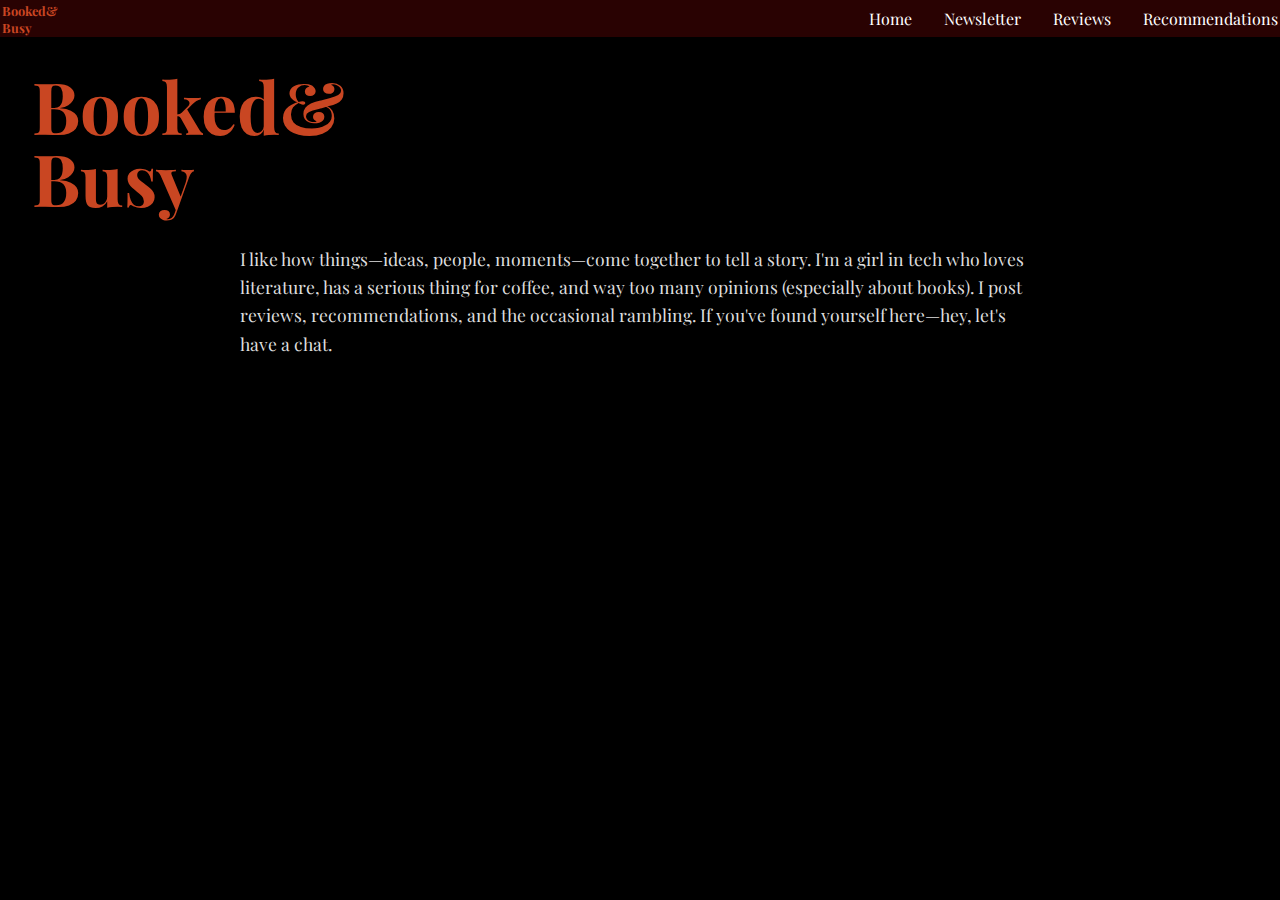
<file: index.html>
<!DOCTYPE html>
<html lang="en">
<head>
  <meta charset="UTF-8" />
  <meta name="viewport" content="width=device-width, initial-scale=1.0" />
  <title>My Book Blog</title>
  <link rel="stylesheet" href="style.css" />
  <link href="https://fonts.googleapis.com/css2?family=Playfair+Display&display=swap" rel="stylesheet">
</head> 
<body>

  <nav class="navbar">
    <div class="logo">Booked&<br>Busy</div>
    <ul class="nav-links">
      <li><a href="#">Home</a></li>
      <li><a href="newsletter.html">Newsletter</a></li>
      <li><a href="reviews.html">Reviews</a></li>
      <li><a href="recommendations.html">Recommendations</a></li>
    </ul>
  </nav>

  <header class="hero">
    <h1>Booked&<br>Busy</h1>
  </header>

  <main>
    <section class="intro-section">
      <p class="intro">
        I like how things—ideas, people, moments—come together to tell a story.
        I'm a girl in tech who loves literature, has a serious thing for coffee,
        and way too many opinions (especially about books). I post reviews,
        recommendations, and the occasional rambling. If you've found yourself here—hey, let's have a chat.
      </p>
    </section>

    <section class="tiles">
      <div class="tile-wrapper">
        <a href="newsletter.html" class="tile newsletter">News Letter</a>
      </div>
      <div class="tile-wrapper">
        <a href="reviews.html" class="tile reviews">Book Reviews</a>
      </div>
      <div class="tile-wrapper">
        <a href="recommendations.html" class="tile recommendations">Recommendations</a>
      </div>
    </section>
  </main>

</body>
</html>
</file>
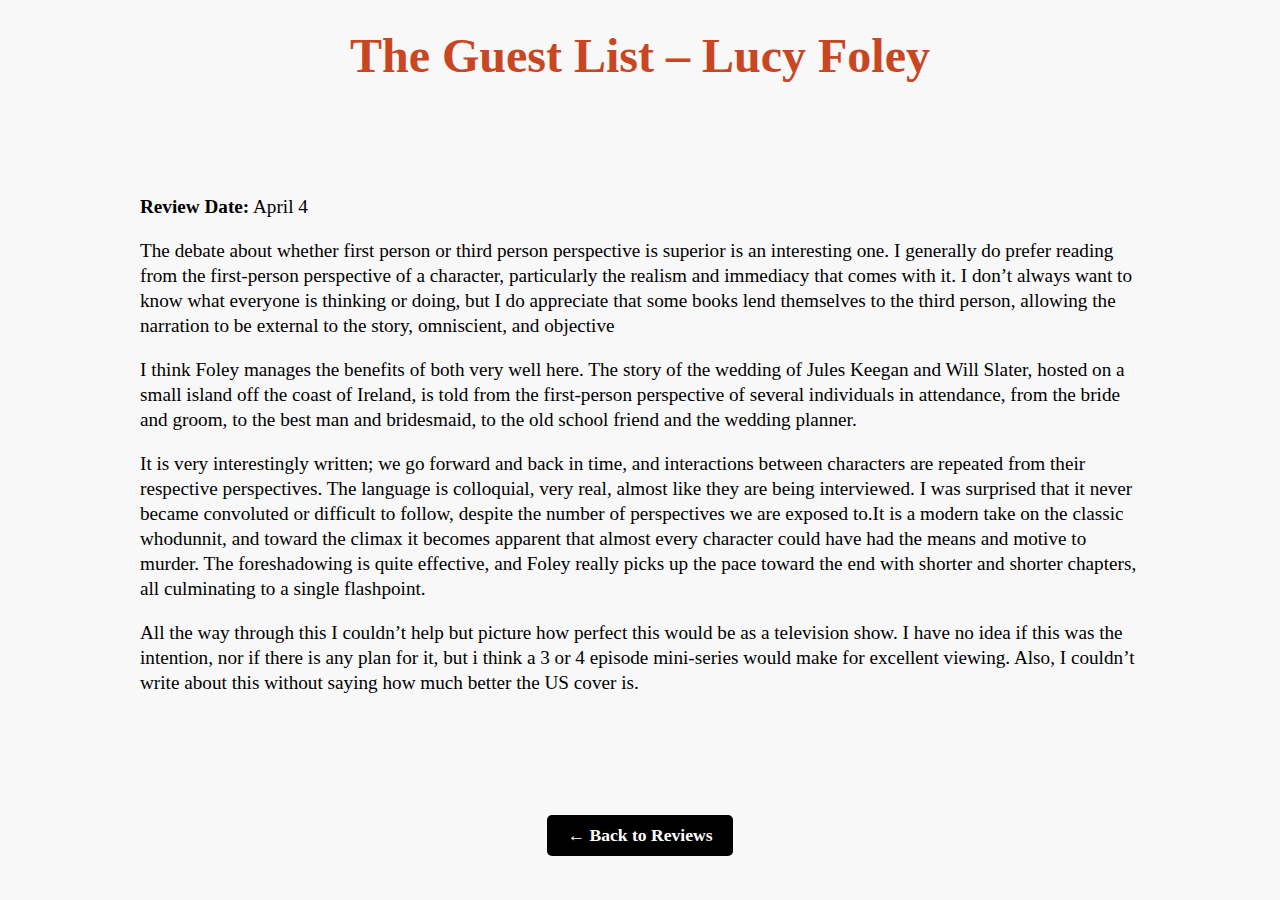
<file: guestlist-review.html>
<!-- guestlist-review.html -->
<!DOCTYPE html>
<html lang="en">
<head>
  <meta charset="UTF-8" />
  <meta name="viewport" content="width=device-width, initial-scale=1.0"/>
  <title>The Guest List Review</title>
  <link rel="stylesheet" href="style.css" />
</head>
<body>
  <body class="guestlist-review-page">

  <div class="page-wrapper">
    <header class="hero">
      <h1 style="text-align: center; font-size: 3rem;">The Guest List – Lucy Foley</h1>

    </header>

    <main class="content" style="padding: 5rem; max-width: 1000px; margin: auto;">
      <p><strong>Review Date:</strong> April 4</p>
      <p>
        The debate about whether first person or third person perspective is superior is an interesting one. I generally do prefer
         reading from the first-person perspective of a character, particularly the realism and immediacy that comes with it. I don’t
          always want to know what everyone is thinking or doing, but I do appreciate that some books lend themselves to the third person, 
          allowing the narration to be external to the story, omniscient, and objective
      </p>
      <p>
        I think Foley manages the benefits of both very well here. The story of the wedding of Jules Keegan and Will Slater, 
        hosted on a small island off the coast of Ireland, is told from the first-person perspective of several individuals in attendance, 
        from the bride and groom, to the best man and bridesmaid, to the old school friend and the wedding planner.
      </p>
      <p>
        It is very interestingly written; we go forward and back in time, and interactions between characters are repeated from their respective perspectives. The language is colloquial, 
        very real, almost like they are being interviewed. I was surprised that it never became convoluted or difficult to follow, despite the number of 
        perspectives we are exposed to.It is a modern take on the classic whodunnit, and toward the climax it becomes apparent that almost every character could have had 
        the means and motive to murder. The foreshadowing is quite effective, and Foley really picks up the pace toward the end with shorter and shorter chapters, all culminating to a single flashpoint.
      </p>
      <p>
        All the way through this I couldn’t help but picture how perfect this would be as a television show. I have no idea if this 
        was the intention, nor if there is any plan for it, but i think a 3 or 4 episode mini-series would make for excellent viewing. 
        Also, I couldn’t write about this without saying how much better the US cover is. 
</p>
    </main>

    <footer class="footer">
      <a class="home-link" href="reviews.html">← Back to Reviews</a>
    </footer>
  </div>
</body>
</html>
</file>
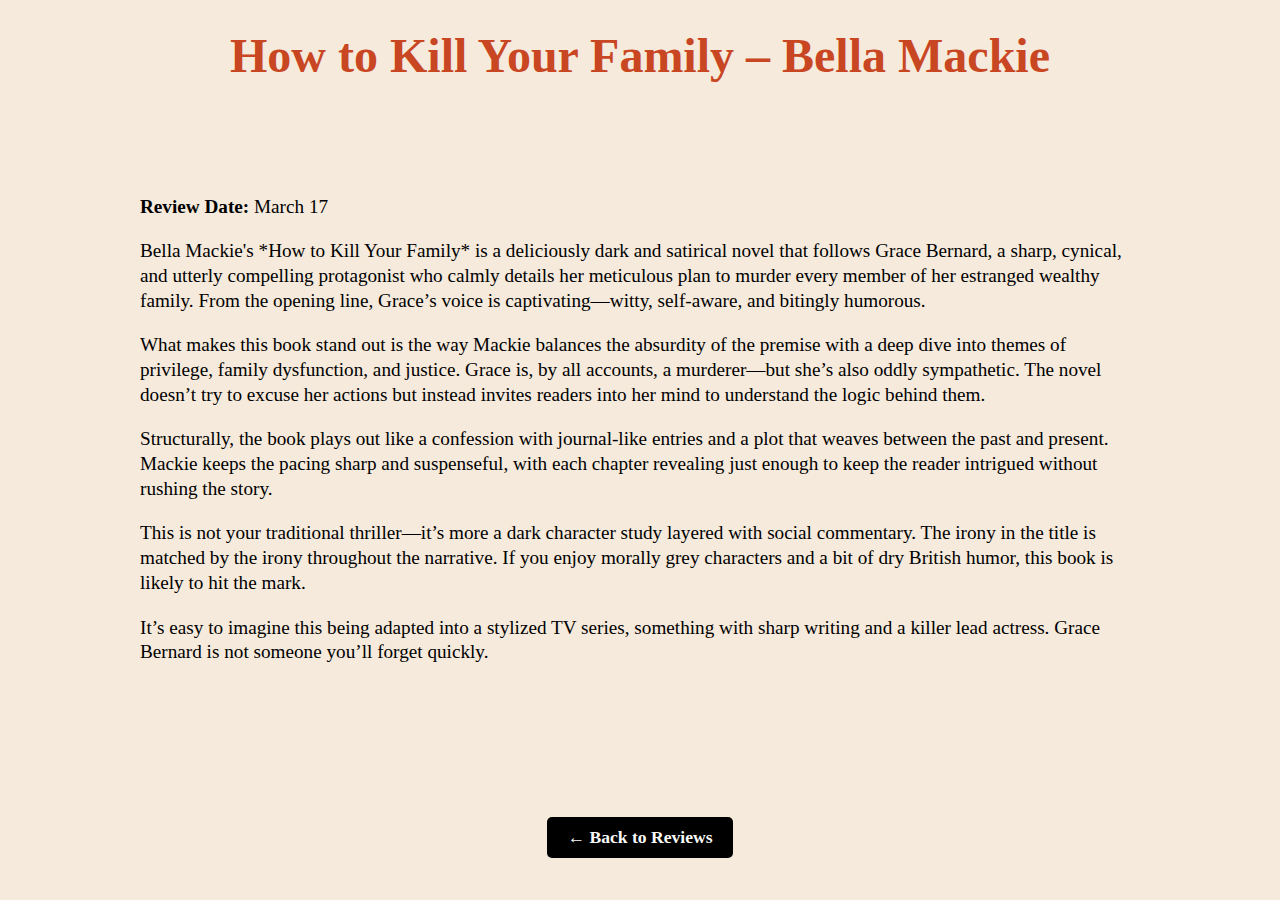
<file: how-to-kill-your-family-review.html>
<!DOCTYPE html>
<html lang="en">
<head>
  <meta charset="UTF-8" />
  <meta name="viewport" content="width=device-width, initial-scale=1.0"/>
  <title>How to Kill Your Family Review</title>
  <link rel="stylesheet" href="style.css" />
  <style>
    body.hkyf-review-page {
      background-color: #f6eadc; /* off-white */
      color: #000000; /* black text */
      font-family: 'Playfair Display', serif;
    }

    .footer {
      text-align: center;
      padding: 2rem 1rem;
    }

    .home-link {
      color: #f8f8f8;
      text-decoration: none;
      font-size: 1.1rem;
    }
  </style>
</head>
<body class="hkyf-review-page">
  <div class="page-wrapper">
    <header class="hero">
      <h1 style="text-align: center; font-size: 3rem;">How to Kill Your Family – Bella Mackie</h1>
    </header>

    <main class="content" style="padding: 5rem; max-width: 1000px; margin: auto;">
      <p><strong>Review Date:</strong> March 17</p>
      <p>
        Bella Mackie's *How to Kill Your Family* is a deliciously dark and satirical novel that follows Grace Bernard, a sharp, cynical, 
        and utterly compelling protagonist who calmly details her meticulous plan to murder every member of her estranged wealthy family. 
        From the opening line, Grace’s voice is captivating—witty, self-aware, and bitingly humorous.
      </p>
      <p>
        What makes this book stand out is the way Mackie balances the absurdity of the premise with a deep dive into themes of privilege, 
        family dysfunction, and justice. Grace is, by all accounts, a murderer—but she’s also oddly sympathetic. The novel doesn’t try 
        to excuse her actions but instead invites readers into her mind to understand the logic behind them.
      </p>
      <p>
        Structurally, the book plays out like a confession with journal-like entries and a plot that weaves between the past and 
        present. Mackie keeps the pacing sharp and suspenseful, with each chapter revealing just enough to keep the reader intrigued 
        without rushing the story.
      </p>
      <p>
        This is not your traditional thriller—it’s more a dark character study layered with social commentary. The irony in the title 
        is matched by the irony throughout the narrative. If you enjoy morally grey characters and a bit of dry British humor, 
        this book is likely to hit the mark.
      </p>
      <p>
        It’s easy to imagine this being adapted into a stylized TV series, something with sharp writing and a killer lead actress. 
        Grace Bernard is not someone you’ll forget quickly.
      </p>
    </main>

    <footer class="footer">
      <a class="home-link" href="reviews.html">← Back to Reviews</a>
    </footer>
  </div>
</body>
</html>
</file>
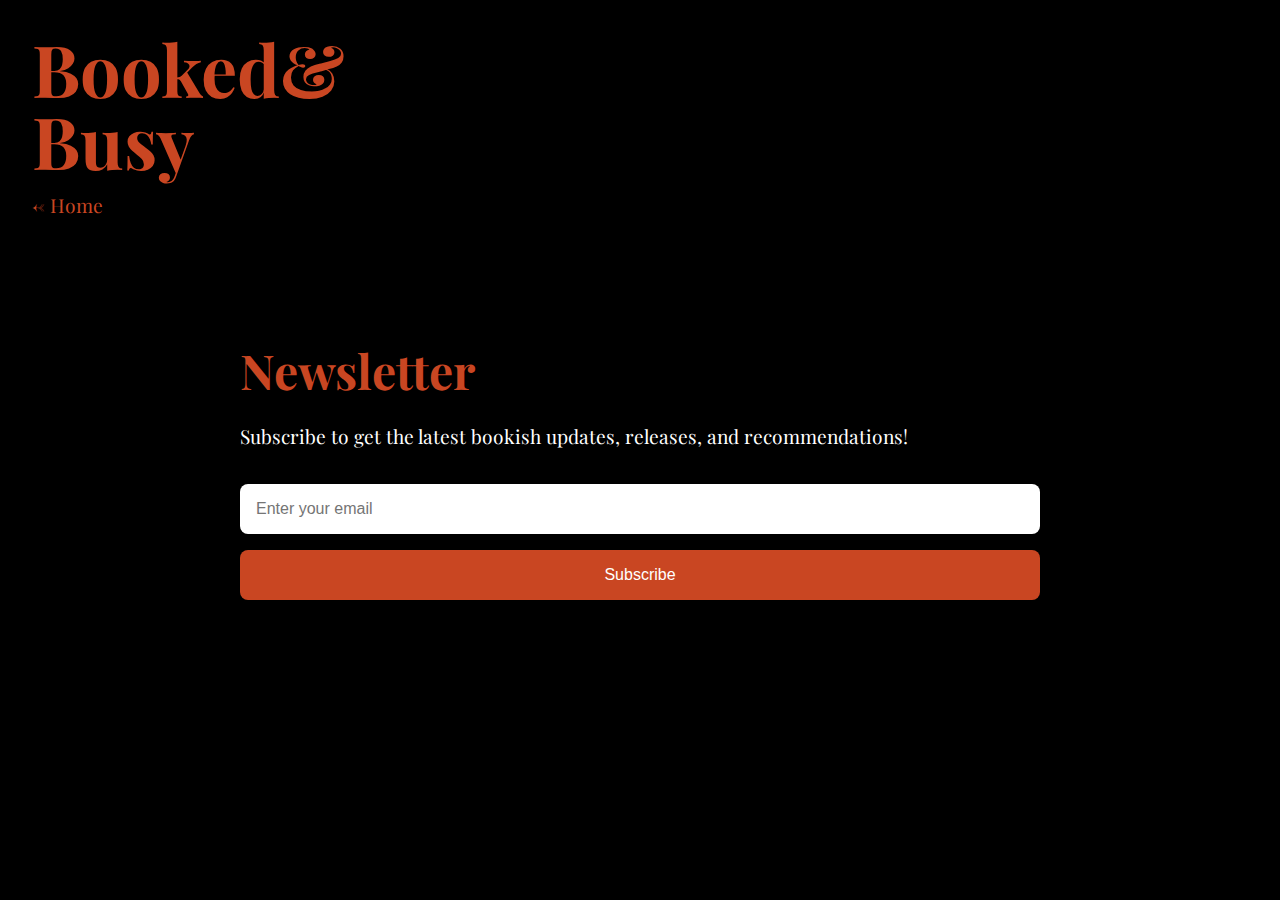
<file: newsletter.html>
<!DOCTYPE html>
<html lang="en">
<head>
  <meta charset="UTF-8" />
  <meta name="viewport" content="width=device-width, initial-scale=1.0" />
  <title>Newsletter | Booked & Busy</title>
  <link rel="stylesheet" href="style.css" />
  <link href="https://fonts.googleapis.com/css2?family=Playfair+Display&display=swap" rel="stylesheet">
</head>
<body>
  <header class="hero">
    <h1>Booked&<br>Busy</h1>
  </header>

  <!-- Home button right below the header -->
  <div style="padding: 0 2rem;">
    <a href="index.html" style="color: rgb(201, 70, 34); text-decoration: none; font-size: 1.2rem;">← Home</a>
  </div>

  <section class="page-content">
    <h2>Newsletter</h2>
    <p>Subscribe to get the latest bookish updates, releases, and recommendations!</p>
    <form class="newsletter-form">
      <input type="email" placeholder="Enter your email" required>
      <button type="submit">Subscribe</button>
    </form>
  </section>
</body>
</html>
</file>
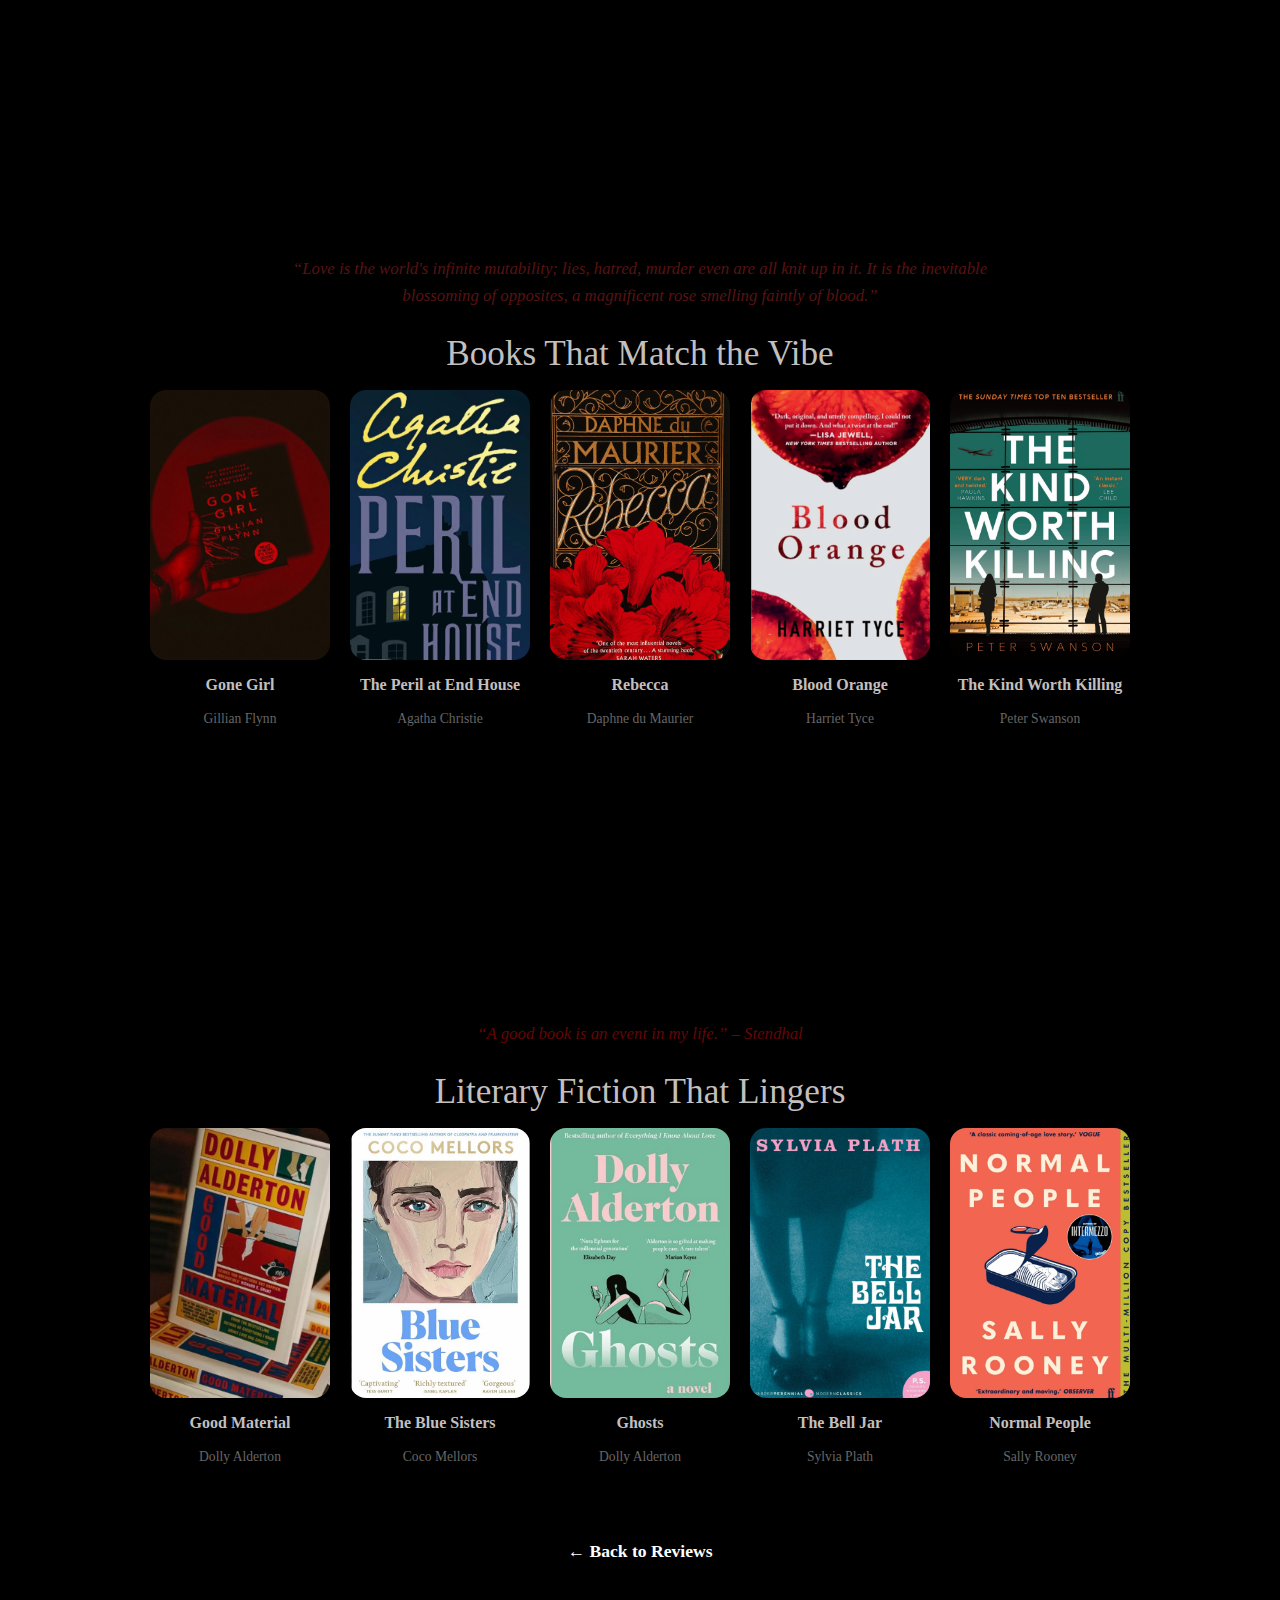
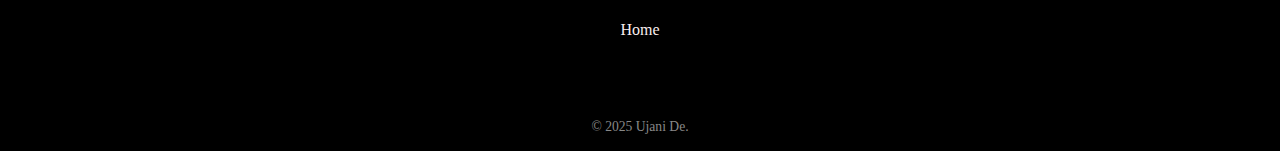
<file: recommendations.html>
<!DOCTYPE html>
<html lang="en">
<head>
  <meta charset="UTF-8" />
  <meta name="viewport" content="width=device-width, initial-scale=1.0"/>
  <title>Thriller Recommendations</title>
  <link rel="stylesheet" href="style.css" />
  <style>
    body {
      background-color: #000000;
      font-family: 'Georgia', serif;
      color: #c2bfbf;
      margin: 0;
      padding: 0;
    }

    .centered-wrapper {
      width: 980px;
      max-width: 100%;
      margin: 2rem auto 0;
      box-sizing: border-box;
    }

    .spotify-container {
      width: 100%;
      border-radius: 12px;
      overflow: hidden;
      margin-bottom: 1rem;
    }

    .spotify-container iframe {
  width: 100%;
  height: 200px; /* Increased from 152px to 200px */
  border: none;
  border-radius: 0;
  display: block;
}


    .quote-text {
      text-align: center;
      font-style: italic;
      color: #581313;
      font-size: 1.05rem;
      max-width: 700px;
      margin: 1.5rem auto;
      line-height: 1.6;
    }

    .section-title {
      text-align: center;
      font-size: 2.2rem;
      margin: 1.5rem 0 1rem;
      font-weight: 500;
    }

    .book-row {
      display: flex;
      justify-content: space-between;
      gap: 20px;
      padding: 0;
      margin: 0;
      box-sizing: border-box;
    }

    .book-tile {
      flex: 0 0 180px;
      text-align: center;
    }

    .book-tile img {
      width: 100%;
      border-radius: 1rem;
      box-shadow: 0 4px 10px rgba(0,0,0,0.1);
      height: 270px;
      object-fit: cover;
    }

    .book-tile h3 {
      margin-top: 0.75rem;
      font-size: 1rem;
    }

    .book-tile p {
      font-size: 0.85rem;
      color: #666;
    }

    footer {
      text-align: center;
      padding: 2rem 1rem;
      font-size: 0.9rem;
      color: #999;
    }
  </style>
</head>
<body>

  <div class="centered-wrapper">
    <div class="spotify-container">
      <iframe 
        src="https://open.spotify.com/embed/track/2LXjhNee4iPRVemx9NSZQ3?utm_source=generator" 
        allow="autoplay; clipboard-write; encrypted-media; picture-in-picture" 
        loading="lazy">
      </iframe>
    </div>

    <!-- 💬 Quote Added Here -->
    <p class="quote-text">
      “Love is the world's infinite mutability; lies, hatred, murder even are all knit up in it.
      It is the inevitable blossoming of opposites, a magnificent rose smelling faintly of blood.”
    </p>

    <h2 class="section-title">Books That Match the Vibe</h2>

    <div class="book-row">
      <div class="book-tile">
        <img src="images/gone-girl.jpg" alt="Gone Girl" />
        <h3>Gone Girl</h3>
        <p>Gillian Flynn</p>
      </div>
      <div class="book-tile">
        <img src="images/peril-end-house.jpg" alt="The Peril at End House" />
        <h3>The Peril at End House</h3>
        <p>Agatha Christie</p>
      </div>
      
      <div class="book-tile">
        <img src="images/rebecca.jpg" alt="Rebecca" />
        <h3>Rebecca</h3>
        <p>Daphne du Maurier</p>
      </div>
      <div class="book-tile">
        <img src="images/silent-patient.jpg" alt="Blood Orange" />
        <h3>Blood Orange</h3>
        <p>Harriet Tyce</p>
      </div>
      <div class="book-tile">
        <img src="images/kind-worth-killing.jpg" alt="The Kind Worth Killing" />
        <h3>The Kind Worth Killing</h3>
        <p>Peter Swanson</p>
      </div>
     
     
    </div>
  </div>
  <div class="centered-wrapper" style="margin-top: 4rem;">
  <div class="spotify-container">
    <iframe 
  src="https://open.spotify.com/embed/track/5sS2fpqUfS9fKUzbfm1A7G?utm_source=generator" 
  width="100%" 
  height="180" 
  frameborder="0" 
  allowtransparency="true" 
  allow="autoplay; clipboard-write; encrypted-media; fullscreen; picture-in-picture" 
  loading="lazy">
</iframe>

  </div>

  <p class="quote-text" style="text-align: center; font-style: italic; color: #650606; margin-top: 1rem;">
    “A good book is an event in my life.” – Stendhal
  </p>

  <h2 class="section-title">Literary Fiction That Lingers</h2>

  <div class="book-row">
    <div class="book-tile">
      <img src="images/good-material.jpg" alt="Good Material" />
      <h3>Good Material</h3>
      <p>Dolly Alderton</p>
    </div>
    <div class="book-tile">
      <img src="images/blue-sisters.jpg" alt="The Blue Sisters" />
      <h3>The Blue Sisters</h3>
      <p>Coco Mellors</p>
    </div>
    <div class="book-tile">
      <img src="images/ghosts.jpg" alt="Ghosts" />
      <h3>Ghosts</h3>
      <p>Dolly Alderton</p>
    </div>
    <div class="book-tile">
      <img src="images/the-bell-jar.jpg" alt="The Bell Jar" />
      <h3>The Bell Jar</h3>
      <p>Sylvia Plath</p>
    </div>
    <div class="book-tile">
      <img src="images/normal-people.jpg" alt="Normal People" />
      <h3>Normal People</h3>
      <p>Sally Rooney</p>
    </div>
  </div>
</div>


  <footer class="footer">
    <a class="home-link" href="reviews.html">← Back to Reviews</a>
    <br /><br />
    <a href="index.html" style="display: block; text-align: center; margin: 2rem 0; font-size: 1rem; color: rgb(248, 238, 238); text-decoration: none;">
       Home
    </a>
    
  </footer>
  <footer style="text-align: center; padding: 1rem; font-size: 0.85rem; color: #888;">
    © 2025 Ujani De.
  </footer>
  

</body>
</html>
</file>
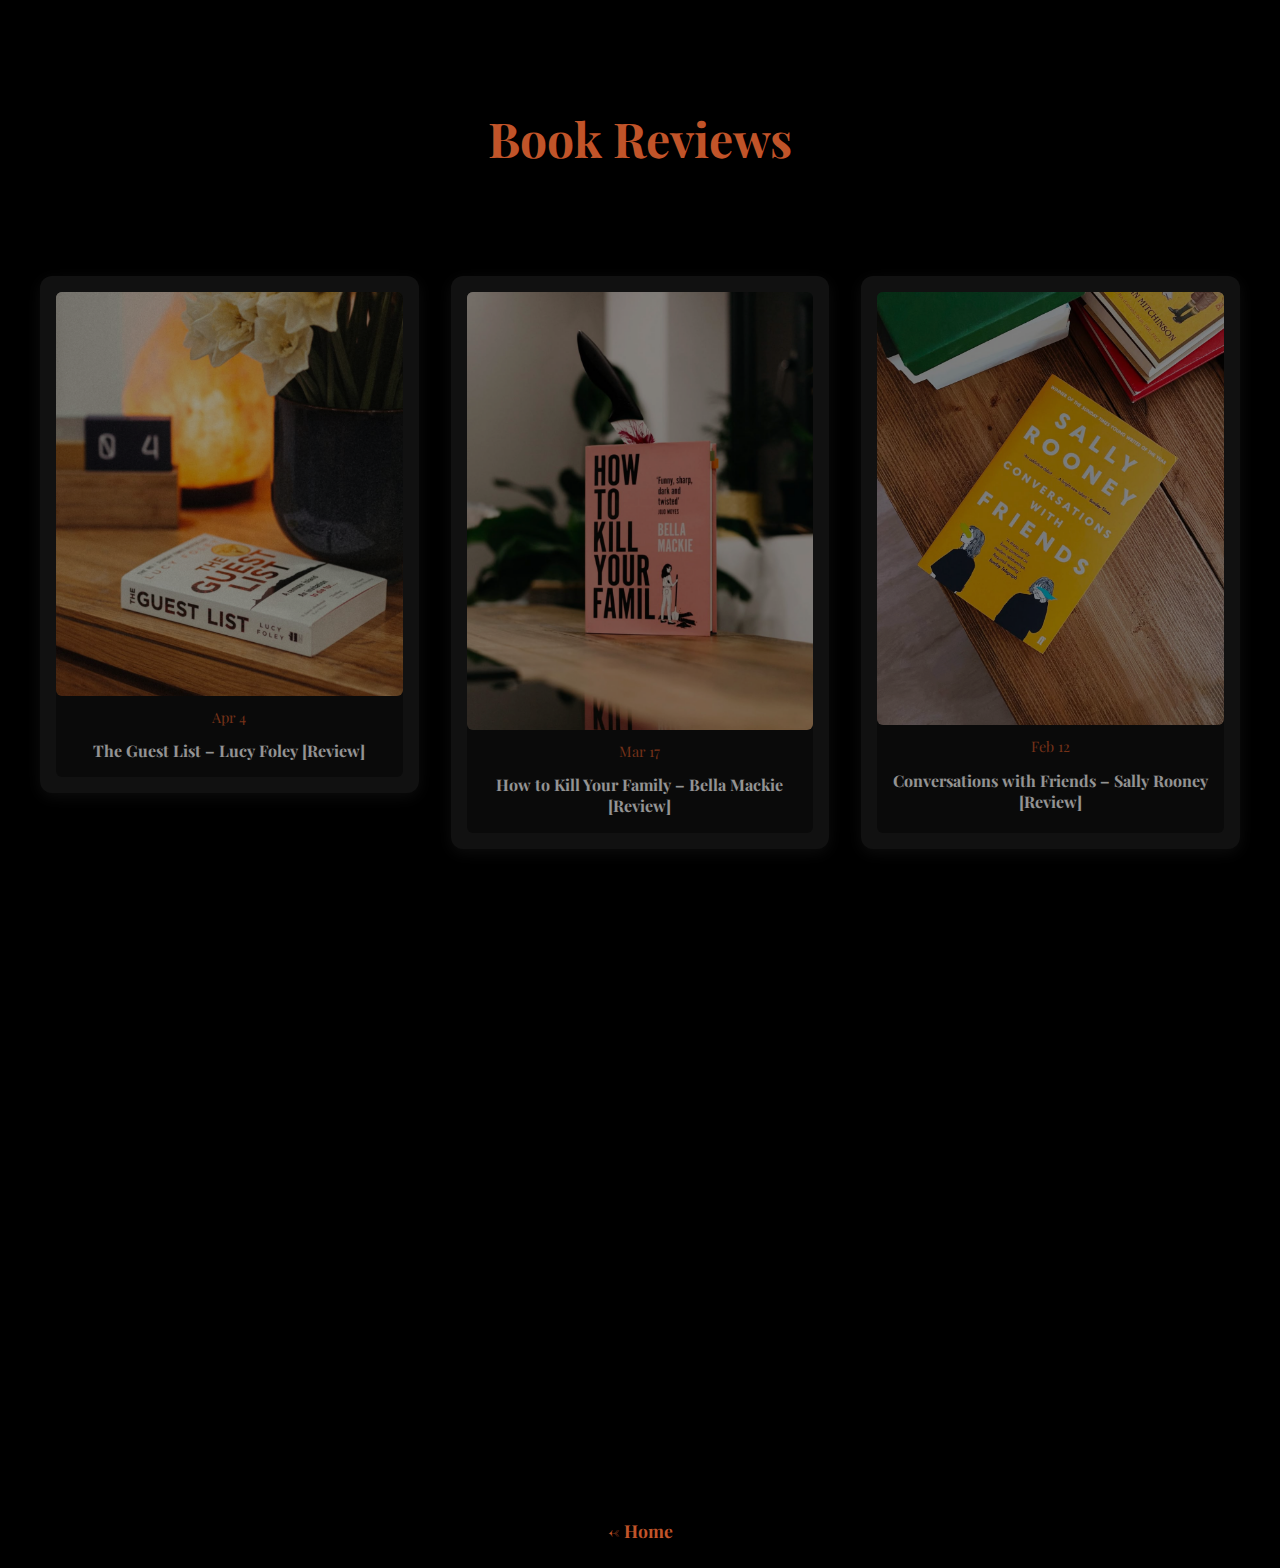
<file: reviews.html>
<!DOCTYPE html>
<html lang="en">
<head>
  <meta charset="UTF-8" />
  <meta name="viewport" content="width=device-width, initial-scale=1.0" />
  <title>Reviews | Booked & Busy</title>
  <link rel="stylesheet" href="style.css" />
  <link href="https://fonts.googleapis.com/css2?family=Playfair+Display&display=swap" rel="stylesheet">
  <style>
    html, body {
      height: 100%;
      margin: 0;
      padding: 0;
      font-family: 'Playfair Display', serif;
      background-color: #000;
      color: #f5f5f5;
    }

    .page-wrapper {
      min-height: 100vh;
      display: flex;
      flex-direction: column;
    }

    .hero {
  text-align: center;
  display: flex;
  justify-content: center;
  align-items: center;
  height: 20vh; /* Adjust height to suit spacing */
  margin-top: 1rem;
}


    .hero h1 {
      font-size: 3rem;
      margin: 0 auto;
      color: #c15429;
    }

    .grid {
      display: grid;
      grid-template-columns: repeat(auto-fit, minmax(280px, 1fr));
      gap: 2rem;
      padding: 2rem;
      max-width: 1200px;
      margin: 0 auto;
      flex-grow: 1;
    }

    .review-tile {
      background: #111;
      border-radius: 12px;
      padding: 1rem;
      text-align: center;
      box-shadow: 0 4px 15px rgba(255, 255, 255, 0.05);
      opacity: 0;
      transform: translateY(40px);
      transition: opacity 0.6s ease-out, transform 0.6s ease-out;
    }

    .review-tile.visible {
      opacity: 1;
      transform: translateY(0);
    }

    .review-tile img {
      max-width: 100%;
      border-radius: 6px;
    }

    .review-date {
      color: #c15429;
      margin-top: 0.5rem;
      font-size: 0.9rem;
    }

    .review-title {
      display: block;
      font-size: 1rem;
      font-weight: bold;
      color: #f5f5f5;
      margin-top: 0.5rem;
      text-decoration: none;
    }

    .footer {
      text-align: center;
      padding: 1rem;
    }

    .home-link {
      color: #c15429;
      text-decoration: none;
      font-size: 1.1rem;
    }
  </style>
</head>
<body>
  <div class="page-wrapper">
    <header class="hero">
      <h1>Book Reviews</h1>
    </header>

    <section class="grid">
     <a href="guestlist-review.html" class="review-tile-link">
  <div class="review-tile">
    <img src="images/guestlist.jpg" alt="The Guest List">
    <p class="review-date">Apr 4</p>
    <p class="review-title">The Guest List – Lucy Foley [Review]</p>
  </div>
</a>


<a href="how-to-kill-your-family-review.html" class="review-tile-link">
    <div class="review-tile">
      <img src="images/hkyf.jpg" alt="How to Kill Your Family">
      <p class="review-date">Mar 17</p>
      <p class="review-title">How to Kill Your Family – Bella Mackie [Review]</p>
    </div>
  </a>
  

      <div class="review-tile">
        <img src="images/conv.jpg" alt="Conversations with Friends">
        <p class="review-date">Feb 12</p>
        <a href="#" class="review-title">Conversations with Friends – Sally Rooney [Review]</a>
      </div>

      <div class="review-tile">
        <img src="images/thefive.jpg" alt="The Five">
        <p class="review-date">Jan 28</p>
        <a href="#" class="review-title">The Five – Hallie Rubenhold [Review]</a>
      </div>

      <div class="review-tile">
        <img src="images/Frankensteinn.jpg" alt="Frankenstein">
        <p class="review-date">Oct 31</p>
        <a href="#" class="review-title">Frankenstein – Mary Shelley [Review]</a>
      </div>

      <div class="review-tile">
        <img src="images/vlad.jpg" alt="Vladimir">
        <p class="review-date">Sep 10</p>
        <a href="#" class="review-title">Vladimir – Julia May Jonas [Review]</a>
      </div>
    </section>

    <footer class="footer">
      <a class="home-link" href="index.html">← Home</a>
    </footer>
  </div>

  <script>
    // Scroll reveal effect
    const observer = new IntersectionObserver((entries) => {
      entries.forEach(entry => {
        if (entry.isIntersecting) {
          entry.target.classList.add('visible');
          observer.unobserve(entry.target);
        }
      });
    }, {
      threshold: 0.2
    });

    document.querySelectorAll('.review-tile').forEach(tile => {
      observer.observe(tile);
    });
  </script>
</body>
</html>
</file>
<file: style.css>
/* FONT */
body {
    margin: 0;
    background-color: #000;
    color: white;
    font-family: 'Playfair Display', serif;
  }
  
  /* NAV BAR */
  .navbar {
    display: flex;
    justify-content: space-between;
    align-items: center;
    padding: 0.1rem 0.1rem;
    background-color: #290202;
    color: white;
  }
  
  .logo {
    font-size: 0.8rem;
    font-weight: bold;
    color: rgb(201, 70, 34);
  }
  
  .nav-links {
    list-style: none;
    display: flex;
    gap: 2rem;
    margin: 0;
  }
  
  .nav-links a {
    color: white;
    text-decoration: none;
    font-size: 1rem;
  }
  
  .nav-links a:hover {
    color: rgb(201, 70, 34);
  }
  
  /* HERO */
  .hero {
    padding: 2rem 2rem 1rem; /* Reduced top/bottom spacing */
  }
  
  .hero h1 {
    font-size: 4.5rem; /* Slightly smaller for balance */
    color: rgb(201, 70, 34);
    text-align: left;
    line-height: 1;
    margin: 0; /* Remove default h1 margin */
  }
  
  /* INTRO SECTION */
  .intro-section {
    max-width: 800px;
    margin: 0 auto;
    padding: 1rem 2rem; /* Reduced padding */
  }
  
  .intro {
    font-size: 1.1rem;
    line-height: 1.6;
    color: #ddd;
    text-align: left;
    margin-top: 0; /* Prevent spacing above intro */
  }
  
  /* TILE SECTION */
  .tiles {
    display: flex;
    justify-content: center;
    gap: 2rem;
    padding: 2rem; /* Reduced vertical padding */
    flex-wrap: wrap;
  }
  
  /* SLIDE-IN ANIMATION */
  .tile-wrapper {
    opacity: 0;
    transform: translateY(40px);
    animation: slideIn 0.8s ease-out forwards;
  }
  
  .tile-wrapper:nth-child(1) { animation-delay: 0.2s; }
  .tile-wrapper:nth-child(2) { animation-delay: 0.4s; }
  .tile-wrapper:nth-child(3) { animation-delay: 0.6s; }
  
  @keyframes slideIn {
    to {
      opacity: 1;
      transform: translateY(0);
    }
  }
  
  /* TILE STYLING */
  .tile {
    position: relative;
    width: 300px;
    height: 400px;
    background-size: cover;
    background-position: center;
    display: flex;
    align-items: center;
    justify-content: center;
    font-size: 1.6rem;
    font-weight: 500;
    text-align: center;
    color: white;
    text-decoration: none;
    border-radius: 12px;
    overflow: hidden;
    transition: transform 0.3s ease, box-shadow 0.3s ease;
    padding: 1rem;
    text-shadow: 0 2px 4px rgba(0,0,0,0.7);
  }
  
  .tile:hover {
    transform: scale(1.05);
    box-shadow: 0 10px 20px rgba(255, 255, 255, 0.1);
  }
  
  /* HOVER OVERLAY */
  .tile::before {
    content: '';
    position: absolute;
    inset: 0;
    background-color: rgba(0, 0, 0, 0); 
    transition: background-color 0.3s ease;
    z-index: 1;
  }
  
  .tile:hover::before {
    background-color: rgba(0, 0, 0, 0.3); 
  }
  
  .tile > * {
    position: relative;
    z-index: 2;
  }
  
  /* TILE BACKGROUNDS */
  .newsletter {
    background-image: url('images/kindle.jpg');
  }
  .reviews {
    background-image: url('images/thefive.jpg');
  }
  .recommendations {
    background-image: url('images/bookshelf.jpg');
  }
  


  /*NEWSLETTER SECTION*/
  .page-content {
    max-width: 800px;
    margin: 3rem auto;
    padding: 2rem;
    color: white;
    font-family: 'Playfair Display', serif;
  }
  
  .page-content h2 {
    font-size: 3rem;
    color: rgb(201, 70, 34);
    margin-bottom: 1rem;
  }
  
  .page-content p {
    font-size: 1.2rem;
    line-height: 1.6;
  }
  
  /* Newsletter form */
  .newsletter-form {
    display: flex;
    flex-direction: column;
    gap: 1rem;
    margin-top: 2rem;
  }
  
  .newsletter-form input {
    padding: 1rem;
    font-size: 1rem;
    border: none;
    border-radius: 8px;
    outline: none;
  }
  
  .newsletter-form button {
    padding: 1rem;
    background-color: rgb(201, 70, 34);
    color: white;
    font-size: 1rem;
    border: none;
    border-radius: 8px;
    cursor: pointer;
    transition: background-color 0.3s ease;
  }
  
  .newsletter-form button:hover {
    background-color: rgb(160, 50, 25);
  }

    /*REVIEWS SECTION*/
    .review-tile {
        position: relative;
        background: #111;
        border-radius: 12px;
        padding: 1rem;
        text-align: center;
        box-shadow: 0 4px 15px rgba(255, 255, 255, 0.05);
        overflow: hidden; /* allows overlay */
      }
      
      .review-tile img {
        max-width: 100%;
        border-radius: 6px;
        transition: transform 0.3s ease;
      }
      
      .review-tile:hover img {
        transform: scale(1.03);
      }
      
      .review-tile::before {
        content: "";
        position: absolute;
        top: 1rem;
        left: 1rem;
        right: 1rem;
        bottom: 1rem;
        background-color: rgba(0, 0, 0, 0.4);
        opacity: 1;
        border-radius: 6px;
        transition: opacity 0.3s ease;
      }
      
      .review-tile:hover::before {
        opacity: 4;
      }
      .review-tile-link {
        text-decoration: none;
        color: inherit;
        display: block;
      }
      .review-heading {
        text-align: center;
        font-size: 7rem; /* or adjust size as needed */
        margin-bottom: 2rem;
      }
      p {
  font-size: 1.2rem; /* Adjust as needed: 1rem = 16px */
  line-height: 1.3;  /* Optional: improves readability */
}
.guestlist-review-page {
    background-color: #f8f8f8; /* Off-white background */
    color: black; /* Black text */
  }
  .home-link {
    display: inline-block;
    background-color: black; /* Black background */
    color: white; /* White text */
    padding: 10px 20px; /* Padding for size */
    text-decoration: none; /* Remove underline */
    border-radius: 5px; /* Rounded corners */
    font-size: 1.1rem; /* Slightly larger text */
    font-weight: bold; /* Bold text */
    text-align: center; /* Center the text */
  }
  
  .footer {
    text-align: center; /* Center the footer content */
    margin-top: 20px; /* Add some space above */
  }
  /*RECOMENDATIONS*/
  .spotify-container {
    width: 980px;
    max-width: 100%;
    margin: 2rem auto 1.5rem;
    border-radius: 12px;
    overflow: hidden;
    box-sizing: border-box;
  }
  
  .spotify-container iframe {
    width: 100%;
    height: 200px; /* Or 180px, whatever you prefer */
    border: none;
    display: block;
  }
</file>
